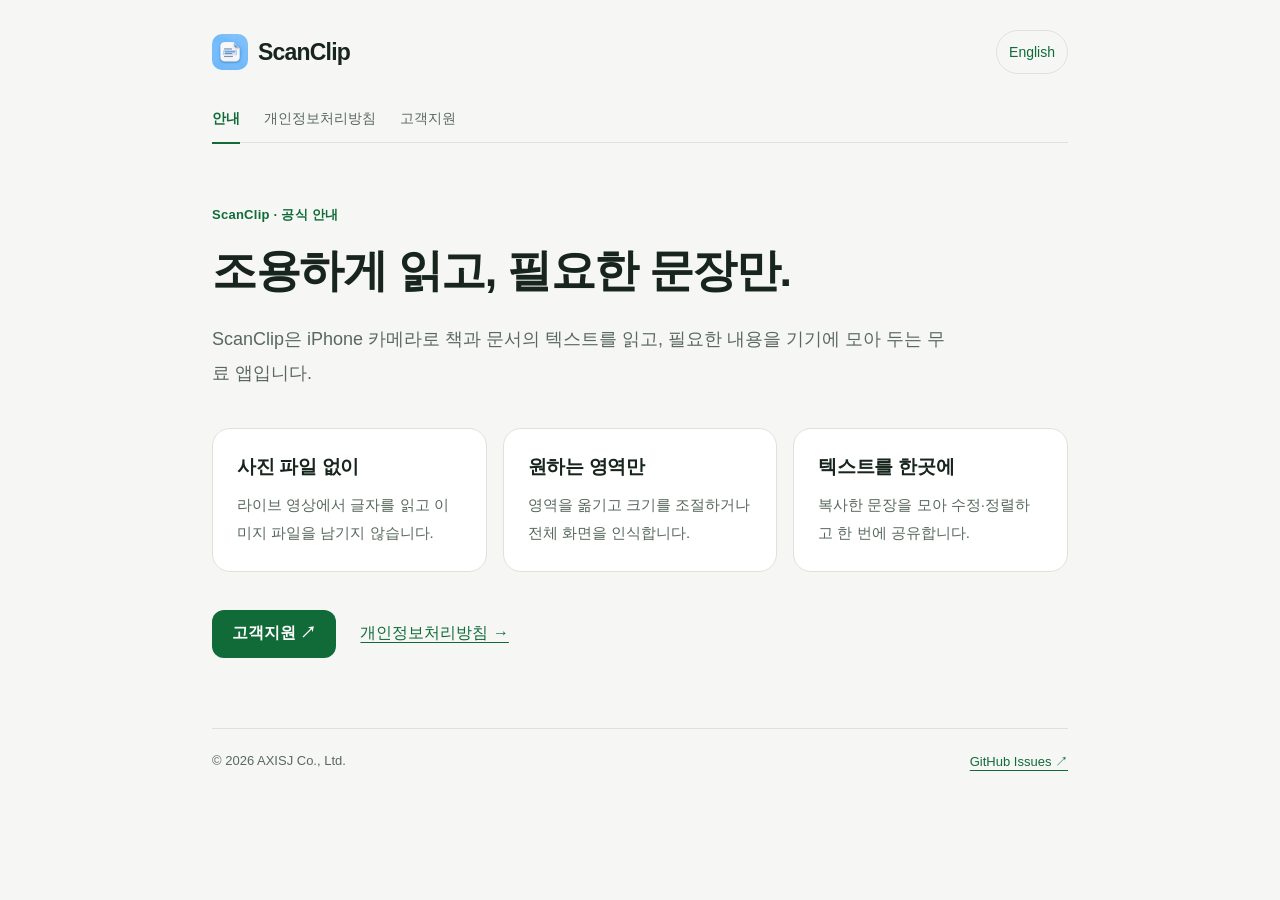
<file: index.html>
<!doctype html>
<html lang="ko">
<head><meta charset="utf-8"><meta name="viewport" content="width=device-width,initial-scale=1"><meta name="color-scheme" content="light dark">
<title>조용하게 읽고, 필요한 문장만. — ScanClip</title><meta name="description" content="ScanClip은 iPhone 카메라로 책과 문서의 텍스트를 읽고, 필요한 내용을 기기에 모아 두는 무료 앱입니다."><link rel="icon" href="assets/icon.png"><link rel="stylesheet" href="assets/style.css"></head>
<body><a class="skip" href="#main">본문으로 건너뛰기</a><header><a class="brand" href="index.html"><img src="assets/icon.png" width="36" height="36" alt="">ScanClip</a><a class="language" href="en/index.html" lang="en">English</a></header>
<nav aria-label="주요 메뉴"><a href="index.html" aria-current="page">안내</a><a href="privacy.html">개인정보처리방침</a><a href="support.html">고객지원</a></nav><main id="main"><p class="eyebrow">ScanClip · 공식 안내</p><h1>조용하게 읽고, 필요한 문장만.</h1><p class="lead">ScanClip은 iPhone 카메라로 책과 문서의 텍스트를 읽고, 필요한 내용을 기기에 모아 두는 무료 앱입니다.</p><div class="cards"><section class="card"><h2>사진 파일 없이</h2><p>라이브 영상에서 글자를 읽고 이미지 파일을 남기지 않습니다.</p></section><section class="card"><h2>원하는 영역만</h2><p>영역을 옮기고 크기를 조절하거나 전체 화면을 인식합니다.</p></section><section class="card"><h2>텍스트를 한곳에</h2><p>복사한 문장을 모아 수정·정렬하고 한 번에 공유합니다.</p></section></div><div class="actions"><a class="button" href="support.html">고객지원 ↗</a><a class="secondary" href="privacy.html">개인정보처리방침 →</a></div></main>
<footer><span>© 2026 AXISJ Co., Ltd.</span><a href="https://github.com/axisj/ScanClip/issues">GitHub Issues ↗</a></footer></body></html>
</file>
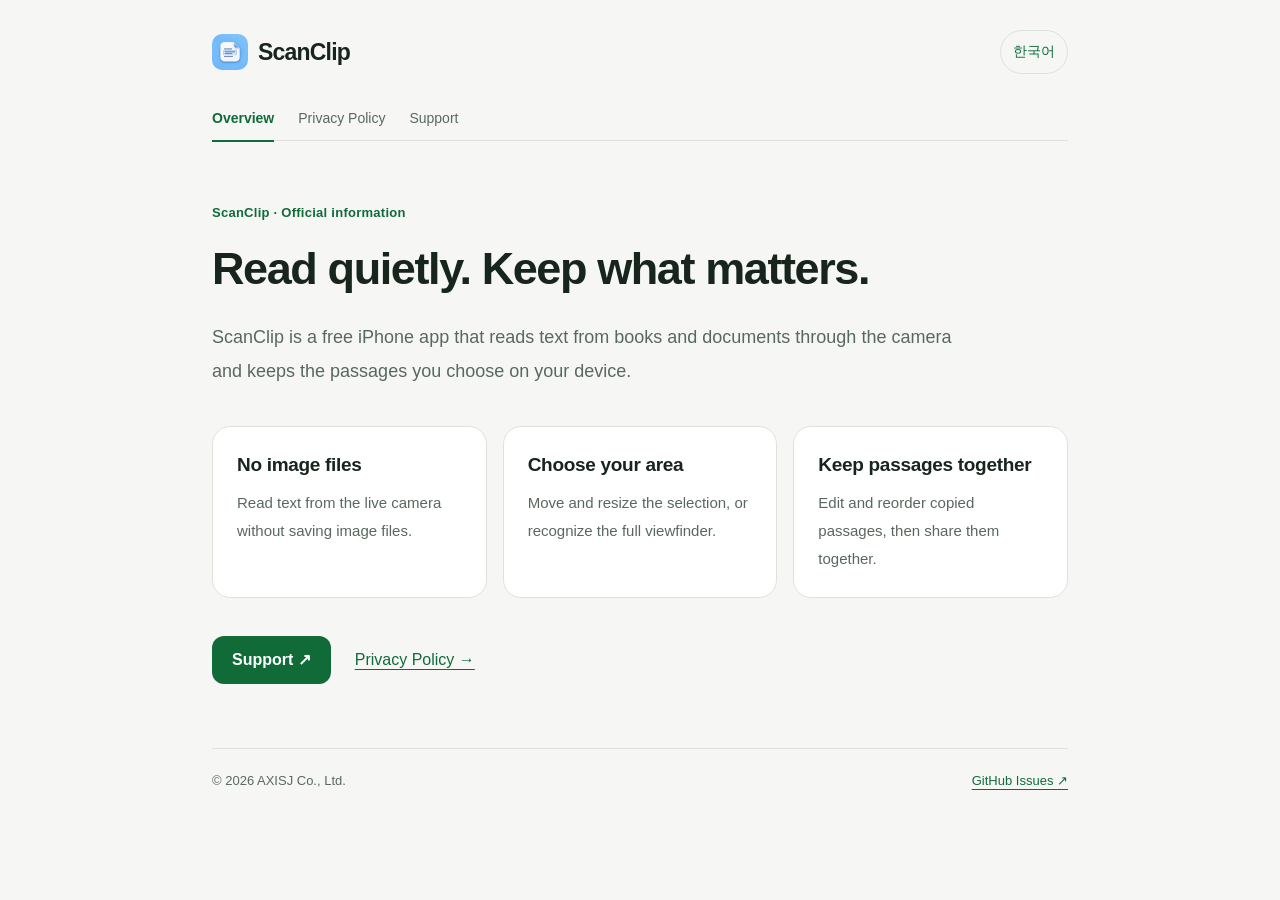
<file: en/index.html>
<!doctype html>
<html lang="en">
<head><meta charset="utf-8"><meta name="viewport" content="width=device-width,initial-scale=1"><meta name="color-scheme" content="light dark">
<title>Read quietly. Keep what matters. — ScanClip</title><meta name="description" content="ScanClip is a free iPhone app that reads text from books and documents through the camera and keeps the passages you choose on your device."><link rel="icon" href="../assets/icon.png"><link rel="stylesheet" href="../assets/style.css"></head>
<body><a class="skip" href="#main">Skip to content</a><header><a class="brand" href="index.html"><img src="../assets/icon.png" width="36" height="36" alt="">ScanClip</a><a class="language" href="../index.html" lang="ko">한국어</a></header>
<nav aria-label="Main navigation"><a href="index.html" aria-current="page">Overview</a><a href="privacy.html">Privacy Policy</a><a href="support.html">Support</a></nav><main id="main"><p class="eyebrow">ScanClip · Official information</p><h1>Read quietly. Keep what matters.</h1><p class="lead">ScanClip is a free iPhone app that reads text from books and documents through the camera and keeps the passages you choose on your device.</p><div class="cards"><section class="card"><h2>No image files</h2><p>Read text from the live camera without saving image files.</p></section><section class="card"><h2>Choose your area</h2><p>Move and resize the selection, or recognize the full viewfinder.</p></section><section class="card"><h2>Keep passages together</h2><p>Edit and reorder copied passages, then share them together.</p></section></div><div class="actions"><a class="button" href="support.html">Support ↗</a><a class="secondary" href="privacy.html">Privacy Policy →</a></div></main>
<footer><span>© 2026 AXISJ Co., Ltd.</span><a href="https://github.com/axisj/ScanClip/issues">GitHub Issues ↗</a></footer></body></html>
</file>
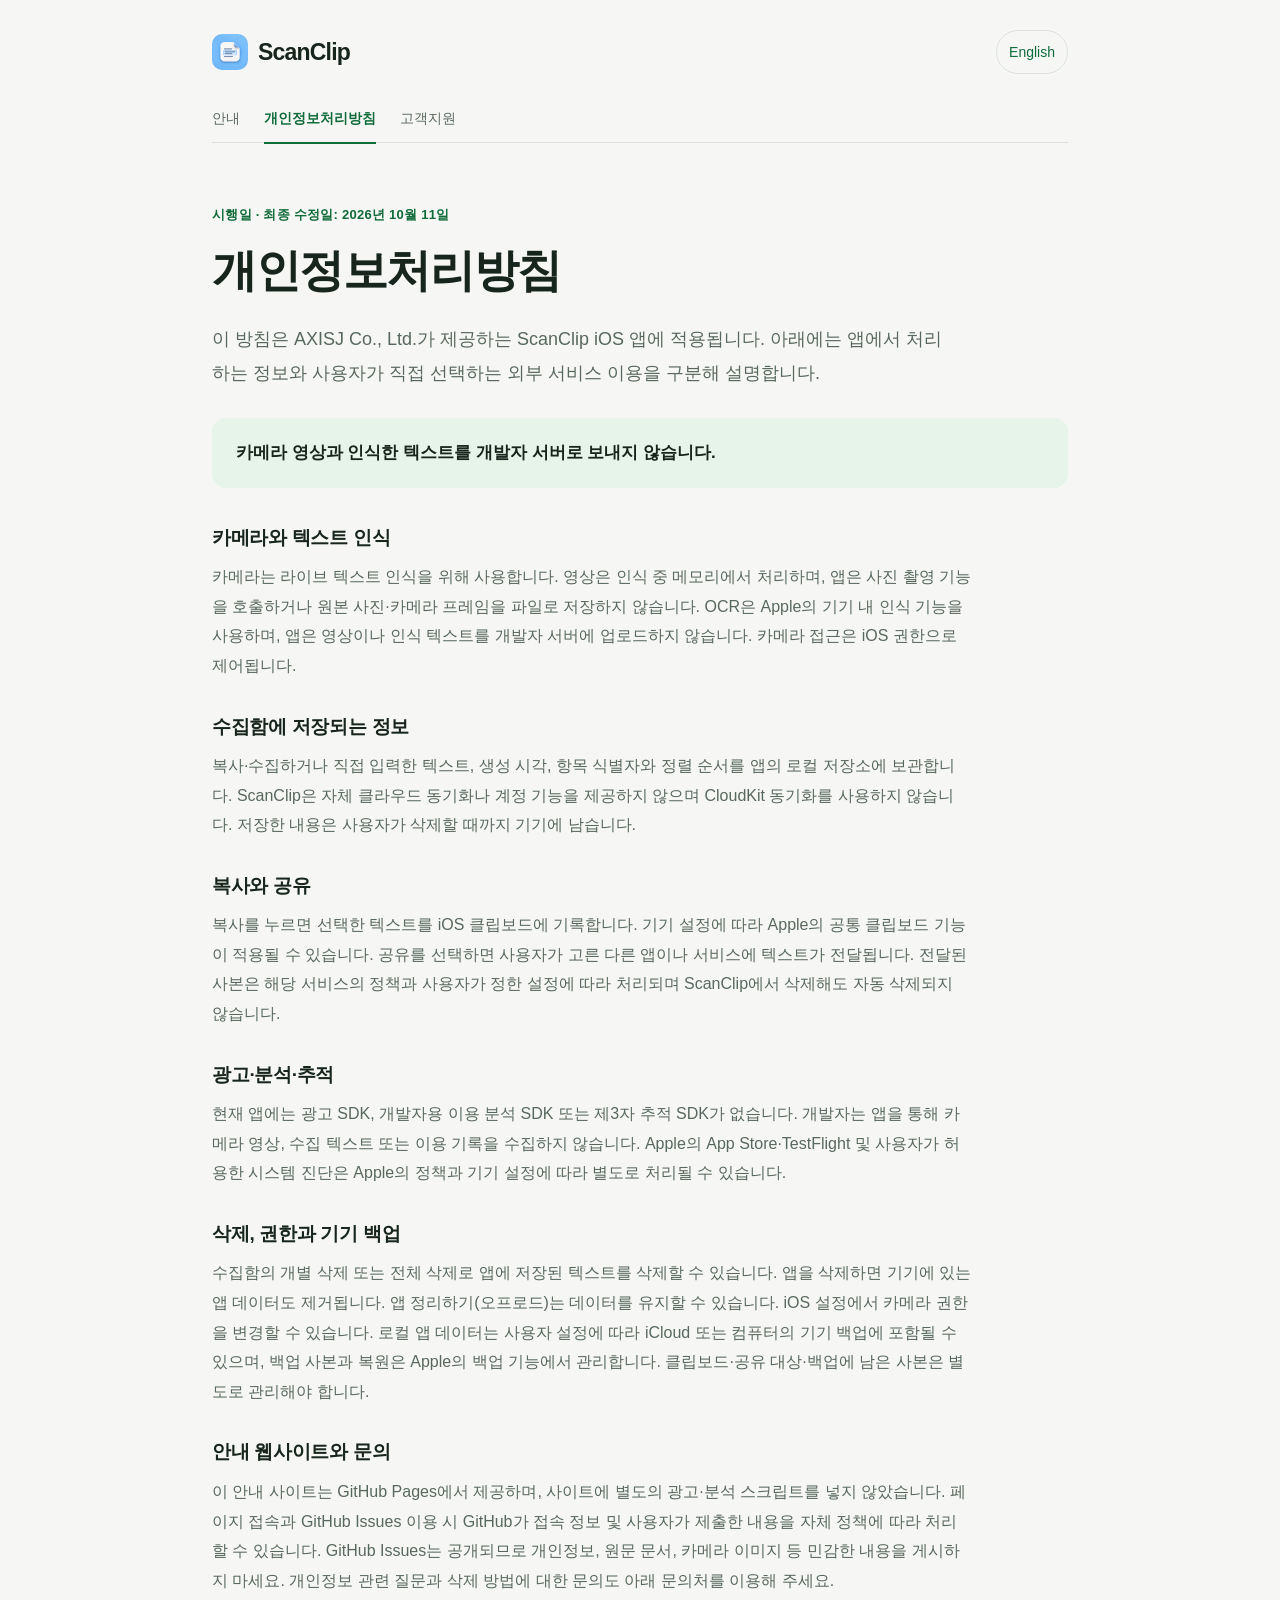
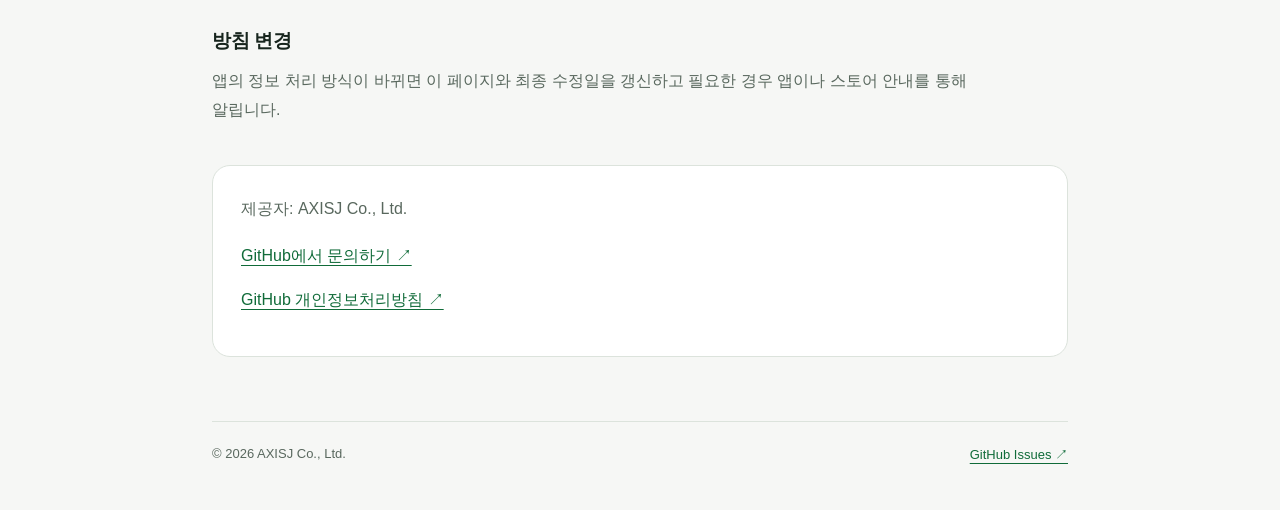
<file: privacy.html>
<!doctype html>
<html lang="ko">
<head><meta charset="utf-8"><meta name="viewport" content="width=device-width,initial-scale=1"><meta name="color-scheme" content="light dark">
<title>개인정보처리방침 — ScanClip</title><meta name="description" content="ScanClip은 iPhone 카메라로 책과 문서의 텍스트를 읽고, 필요한 내용을 기기에 모아 두는 무료 앱입니다."><link rel="icon" href="assets/icon.png"><link rel="stylesheet" href="assets/style.css"></head>
<body><a class="skip" href="#main">본문으로 건너뛰기</a><header><a class="brand" href="index.html"><img src="assets/icon.png" width="36" height="36" alt="">ScanClip</a><a class="language" href="en/privacy.html" lang="en">English</a></header>
<nav aria-label="주요 메뉴"><a href="index.html">안내</a><a href="privacy.html" aria-current="page">개인정보처리방침</a><a href="support.html">고객지원</a></nav><main id="main"><p class="eyebrow">시행일 · 최종 수정일: 2026년 10월 11일</p><h1>개인정보처리방침</h1><p class="lead">이 방침은 AXISJ Co., Ltd.가 제공하는 ScanClip iOS 앱에 적용됩니다. 아래에는 앱에서 처리하는 정보와 사용자가 직접 선택하는 외부 서비스 이용을 구분해 설명합니다.</p><aside class="callout">카메라 영상과 인식한 텍스트를 개발자 서버로 보내지 않습니다.</aside><section class="prose"><h2>카메라와 텍스트 인식</h2><p>카메라는 라이브 텍스트 인식을 위해 사용합니다. 영상은 인식 중 메모리에서 처리하며, 앱은 사진 촬영 기능을 호출하거나 원본 사진·카메라 프레임을 파일로 저장하지 않습니다. OCR은 Apple의 기기 내 인식 기능을 사용하며, 앱은 영상이나 인식 텍스트를 개발자 서버에 업로드하지 않습니다. 카메라 접근은 iOS 권한으로 제어됩니다.</p></section><section class="prose"><h2>수집함에 저장되는 정보</h2><p>복사·수집하거나 직접 입력한 텍스트, 생성 시각, 항목 식별자와 정렬 순서를 앱의 로컬 저장소에 보관합니다. ScanClip은 자체 클라우드 동기화나 계정 기능을 제공하지 않으며 CloudKit 동기화를 사용하지 않습니다. 저장한 내용은 사용자가 삭제할 때까지 기기에 남습니다.</p></section><section class="prose"><h2>복사와 공유</h2><p>복사를 누르면 선택한 텍스트를 iOS 클립보드에 기록합니다. 기기 설정에 따라 Apple의 공통 클립보드 기능이 적용될 수 있습니다. 공유를 선택하면 사용자가 고른 다른 앱이나 서비스에 텍스트가 전달됩니다. 전달된 사본은 해당 서비스의 정책과 사용자가 정한 설정에 따라 처리되며 ScanClip에서 삭제해도 자동 삭제되지 않습니다.</p></section><section class="prose"><h2>광고·분석·추적</h2><p>현재 앱에는 광고 SDK, 개발자용 이용 분석 SDK 또는 제3자 추적 SDK가 없습니다. 개발자는 앱을 통해 카메라 영상, 수집 텍스트 또는 이용 기록을 수집하지 않습니다. Apple의 App Store·TestFlight 및 사용자가 허용한 시스템 진단은 Apple의 정책과 기기 설정에 따라 별도로 처리될 수 있습니다.</p></section><section class="prose"><h2>삭제, 권한과 기기 백업</h2><p>수집함의 개별 삭제 또는 전체 삭제로 앱에 저장된 텍스트를 삭제할 수 있습니다. 앱을 삭제하면 기기에 있는 앱 데이터도 제거됩니다. 앱 정리하기(오프로드)는 데이터를 유지할 수 있습니다. iOS 설정에서 카메라 권한을 변경할 수 있습니다. 로컬 앱 데이터는 사용자 설정에 따라 iCloud 또는 컴퓨터의 기기 백업에 포함될 수 있으며, 백업 사본과 복원은 Apple의 백업 기능에서 관리합니다. 클립보드·공유 대상·백업에 남은 사본은 별도로 관리해야 합니다.</p></section><section class="prose"><h2>안내 웹사이트와 문의</h2><p>이 안내 사이트는 GitHub Pages에서 제공하며, 사이트에 별도의 광고·분석 스크립트를 넣지 않았습니다. 페이지 접속과 GitHub Issues 이용 시 GitHub가 접속 정보 및 사용자가 제출한 내용을 자체 정책에 따라 처리할 수 있습니다. GitHub Issues는 공개되므로 개인정보, 원문 문서, 카메라 이미지 등 민감한 내용을 게시하지 마세요. 개인정보 관련 질문과 삭제 방법에 대한 문의도 아래 문의처를 이용해 주세요.</p></section><section class="prose"><h2>방침 변경</h2><p>앱의 정보 처리 방식이 바뀌면 이 페이지와 최종 수정일을 갱신하고 필요한 경우 앱이나 스토어 안내를 통해 알립니다.</p></section><div class="contact"><p>제공자: AXISJ Co., Ltd.</p><a href="https://github.com/axisj/ScanClip/issues">GitHub에서 문의하기 ↗</a><br><a href="https://docs.github.com/en/site-policy/privacy-policies/github-general-privacy-statement">GitHub 개인정보처리방침 ↗</a></div></main>
<footer><span>© 2026 AXISJ Co., Ltd.</span><a href="https://github.com/axisj/ScanClip/issues">GitHub Issues ↗</a></footer></body></html>
</file>
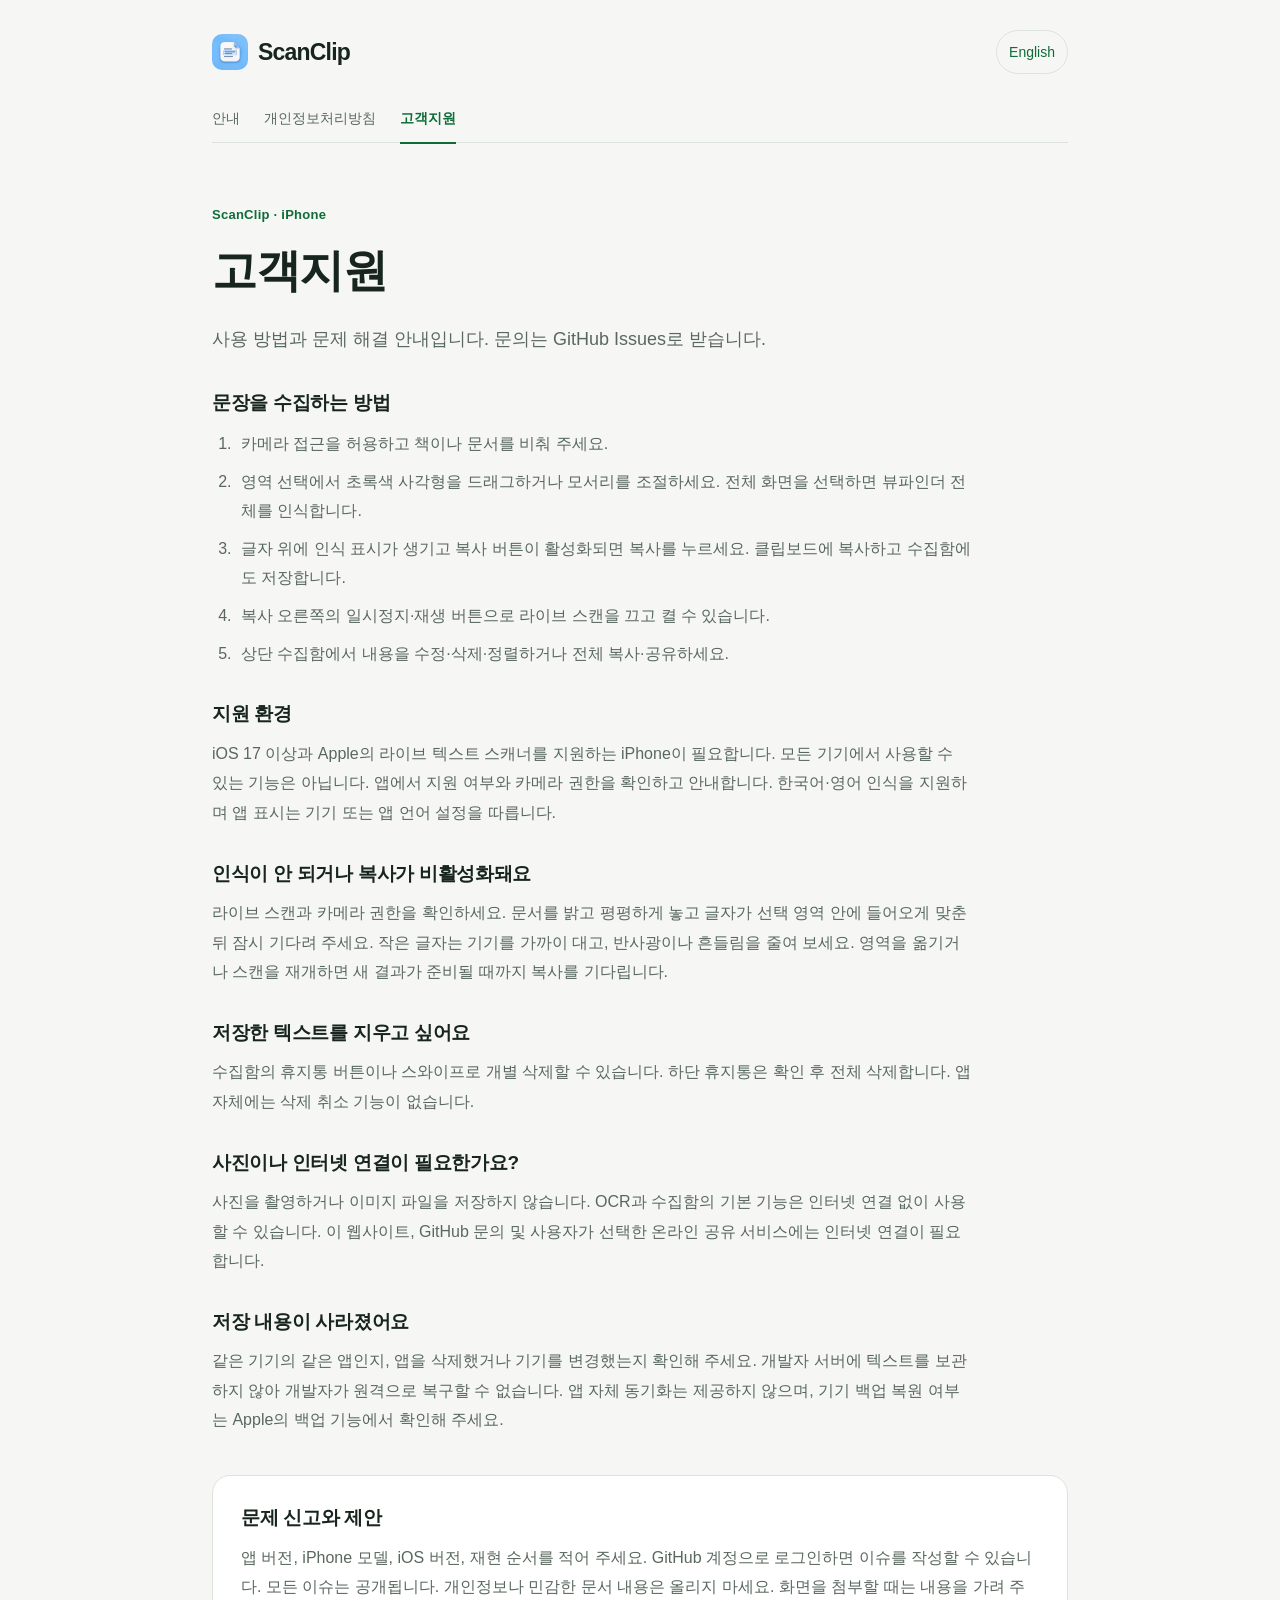
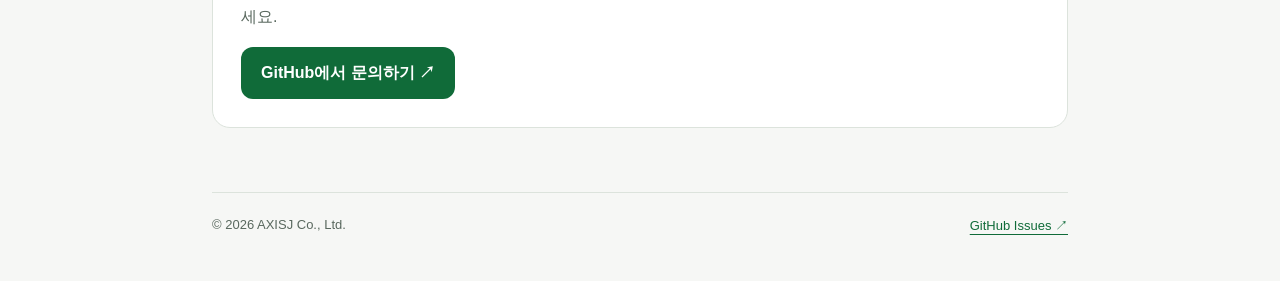
<file: support.html>
<!doctype html>
<html lang="ko">
<head><meta charset="utf-8"><meta name="viewport" content="width=device-width,initial-scale=1"><meta name="color-scheme" content="light dark">
<title>고객지원 — ScanClip</title><meta name="description" content="ScanClip은 iPhone 카메라로 책과 문서의 텍스트를 읽고, 필요한 내용을 기기에 모아 두는 무료 앱입니다."><link rel="icon" href="assets/icon.png"><link rel="stylesheet" href="assets/style.css"></head>
<body><a class="skip" href="#main">본문으로 건너뛰기</a><header><a class="brand" href="index.html"><img src="assets/icon.png" width="36" height="36" alt="">ScanClip</a><a class="language" href="en/support.html" lang="en">English</a></header>
<nav aria-label="주요 메뉴"><a href="index.html">안내</a><a href="privacy.html">개인정보처리방침</a><a href="support.html" aria-current="page">고객지원</a></nav><main id="main"><p class="eyebrow">ScanClip · iPhone</p><h1>고객지원</h1><p class="lead">사용 방법과 문제 해결 안내입니다. 문의는 GitHub Issues로 받습니다.</p><section class="prose"><h2>문장을 수집하는 방법</h2><ol><li>카메라 접근을 허용하고 책이나 문서를 비춰 주세요.</li><li>영역 선택에서 초록색 사각형을 드래그하거나 모서리를 조절하세요. 전체 화면을 선택하면 뷰파인더 전체를 인식합니다.</li><li>글자 위에 인식 표시가 생기고 복사 버튼이 활성화되면 복사를 누르세요. 클립보드에 복사하고 수집함에도 저장합니다.</li><li>복사 오른쪽의 일시정지·재생 버튼으로 라이브 스캔을 끄고 켤 수 있습니다.</li><li>상단 수집함에서 내용을 수정·삭제·정렬하거나 전체 복사·공유하세요.</li></ol></section><section class="prose"><h2>지원 환경</h2><p>iOS 17 이상과 Apple의 라이브 텍스트 스캐너를 지원하는 iPhone이 필요합니다. 모든 기기에서 사용할 수 있는 기능은 아닙니다. 앱에서 지원 여부와 카메라 권한을 확인하고 안내합니다. 한국어·영어 인식을 지원하며 앱 표시는 기기 또는 앱 언어 설정을 따릅니다.</p></section><section class="prose"><h2>인식이 안 되거나 복사가 비활성화돼요</h2><p>라이브 스캔과 카메라 권한을 확인하세요. 문서를 밝고 평평하게 놓고 글자가 선택 영역 안에 들어오게 맞춘 뒤 잠시 기다려 주세요. 작은 글자는 기기를 가까이 대고, 반사광이나 흔들림을 줄여 보세요. 영역을 옮기거나 스캔을 재개하면 새 결과가 준비될 때까지 복사를 기다립니다.</p></section><section class="prose"><h2>저장한 텍스트를 지우고 싶어요</h2><p>수집함의 휴지통 버튼이나 스와이프로 개별 삭제할 수 있습니다. 하단 휴지통은 확인 후 전체 삭제합니다. 앱 자체에는 삭제 취소 기능이 없습니다.</p></section><section class="prose"><h2>사진이나 인터넷 연결이 필요한가요?</h2><p>사진을 촬영하거나 이미지 파일을 저장하지 않습니다. OCR과 수집함의 기본 기능은 인터넷 연결 없이 사용할 수 있습니다. 이 웹사이트, GitHub 문의 및 사용자가 선택한 온라인 공유 서비스에는 인터넷 연결이 필요합니다.</p></section><section class="prose"><h2>저장 내용이 사라졌어요</h2><p>같은 기기의 같은 앱인지, 앱을 삭제했거나 기기를 변경했는지 확인해 주세요. 개발자 서버에 텍스트를 보관하지 않아 개발자가 원격으로 복구할 수 없습니다. 앱 자체 동기화는 제공하지 않으며, 기기 백업 복원 여부는 Apple의 백업 기능에서 확인해 주세요.</p></section><section class="contact"><h2>문제 신고와 제안</h2><p>앱 버전, iPhone 모델, iOS 버전, 재현 순서를 적어 주세요. GitHub 계정으로 로그인하면 이슈를 작성할 수 있습니다. 모든 이슈는 공개됩니다. 개인정보나 민감한 문서 내용은 올리지 마세요. 화면을 첨부할 때는 내용을 가려 주세요.</p><a class="button" href="https://github.com/axisj/ScanClip/issues">GitHub에서 문의하기 ↗</a></section></main>
<footer><span>© 2026 AXISJ Co., Ltd.</span><a href="https://github.com/axisj/ScanClip/issues">GitHub Issues ↗</a></footer></body></html>
</file>
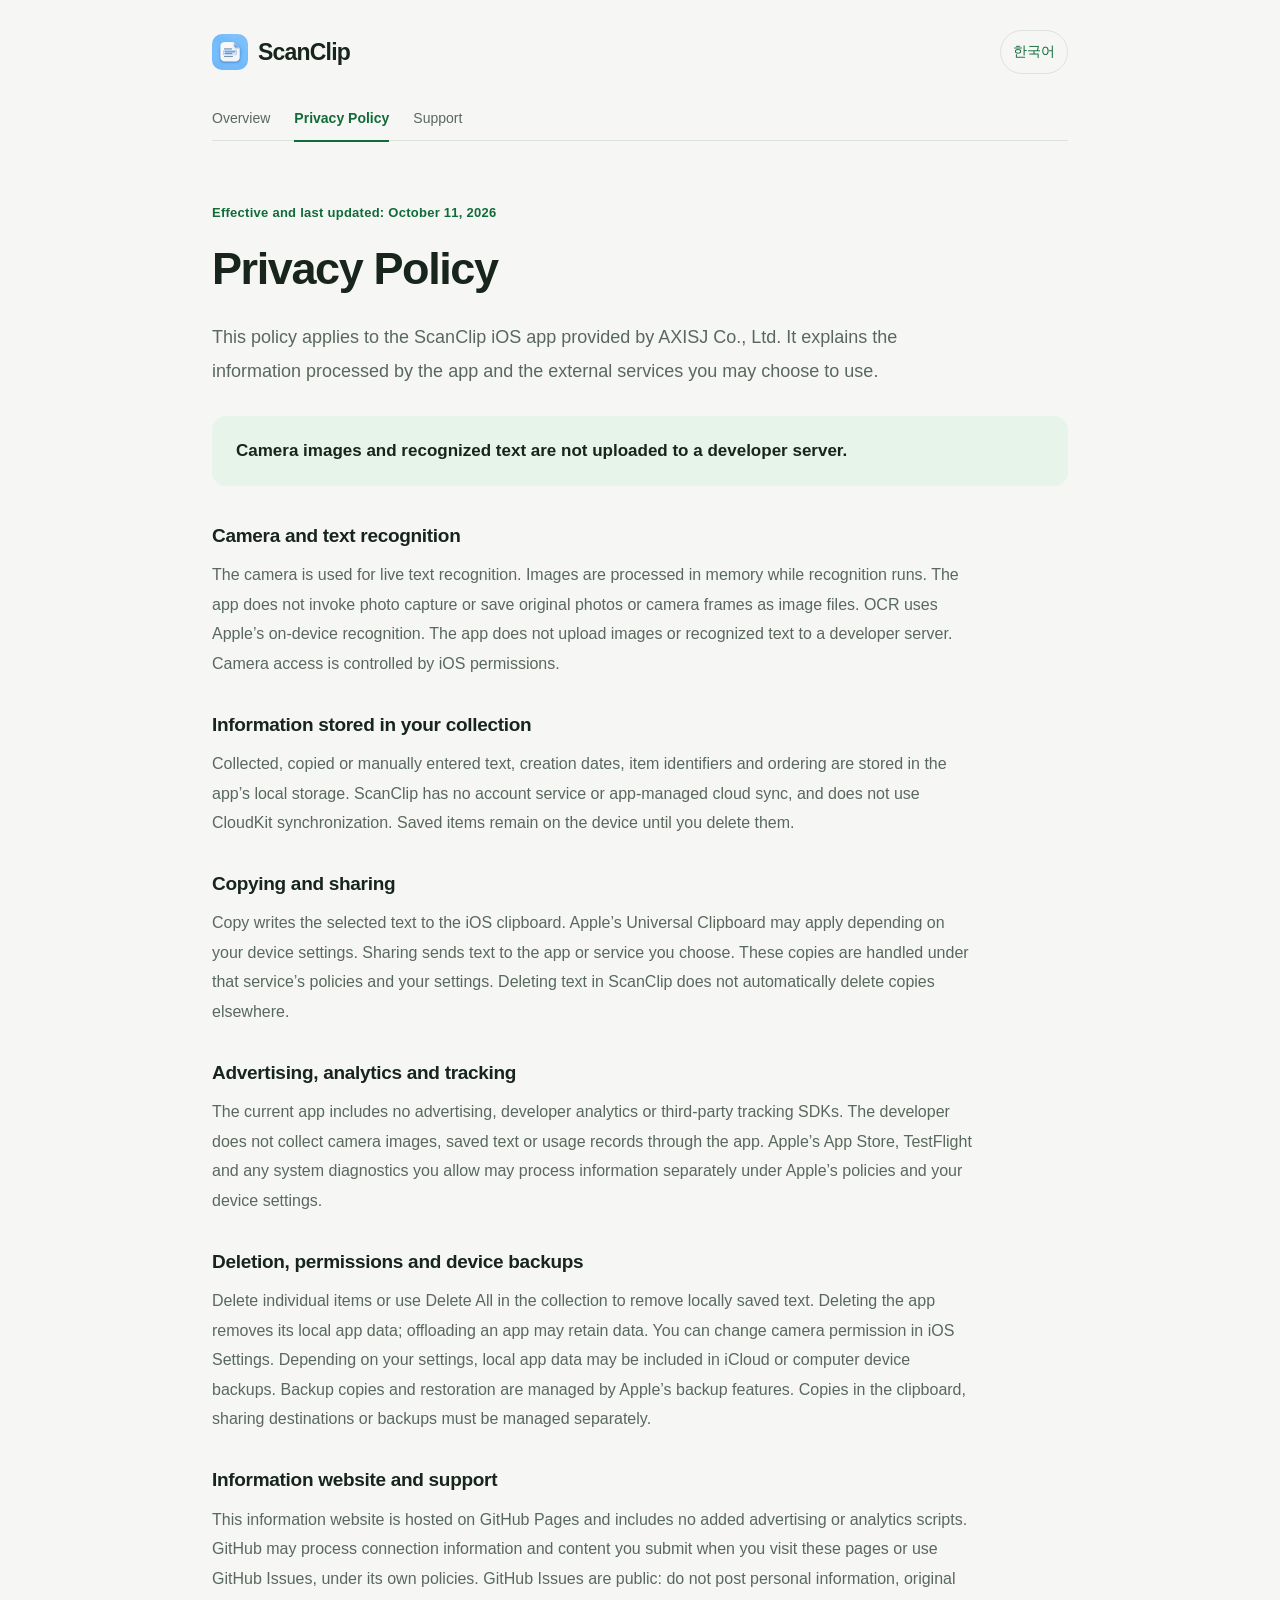
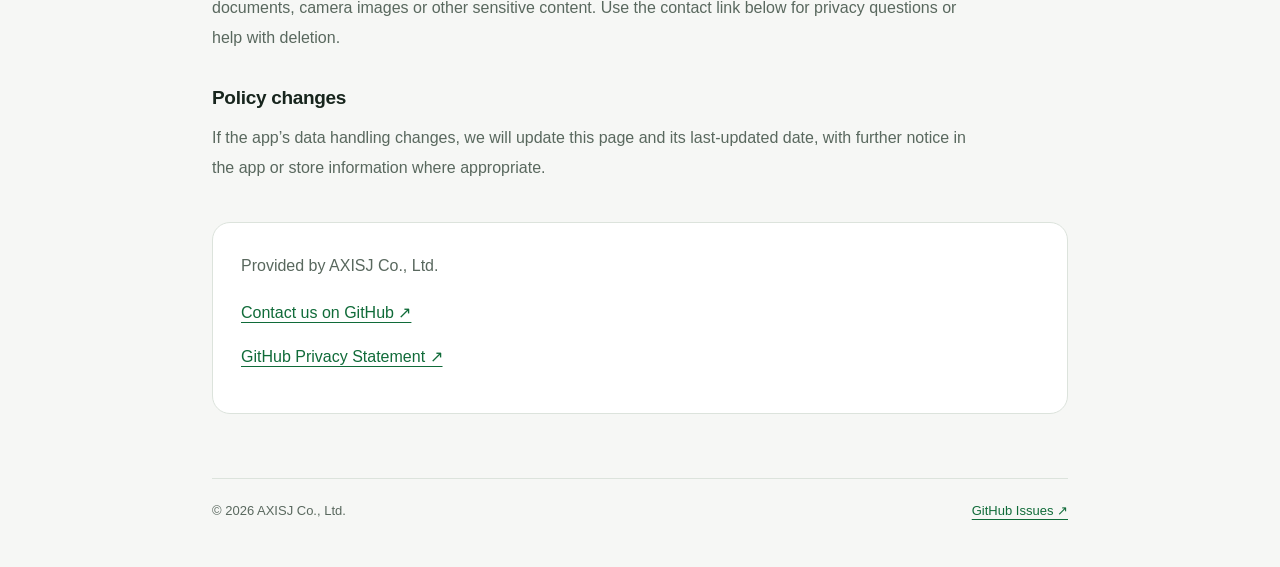
<file: en/privacy.html>
<!doctype html>
<html lang="en">
<head><meta charset="utf-8"><meta name="viewport" content="width=device-width,initial-scale=1"><meta name="color-scheme" content="light dark">
<title>Privacy Policy — ScanClip</title><meta name="description" content="ScanClip is a free iPhone app that reads text from books and documents through the camera and keeps the passages you choose on your device."><link rel="icon" href="../assets/icon.png"><link rel="stylesheet" href="../assets/style.css"></head>
<body><a class="skip" href="#main">Skip to content</a><header><a class="brand" href="index.html"><img src="../assets/icon.png" width="36" height="36" alt="">ScanClip</a><a class="language" href="../privacy.html" lang="ko">한국어</a></header>
<nav aria-label="Main navigation"><a href="index.html">Overview</a><a href="privacy.html" aria-current="page">Privacy Policy</a><a href="support.html">Support</a></nav><main id="main"><p class="eyebrow">Effective and last updated: October 11, 2026</p><h1>Privacy Policy</h1><p class="lead">This policy applies to the ScanClip iOS app provided by AXISJ Co., Ltd. It explains the information processed by the app and the external services you may choose to use.</p><aside class="callout">Camera images and recognized text are not uploaded to a developer server.</aside><section class="prose"><h2>Camera and text recognition</h2><p>The camera is used for live text recognition. Images are processed in memory while recognition runs. The app does not invoke photo capture or save original photos or camera frames as image files. OCR uses Apple’s on-device recognition. The app does not upload images or recognized text to a developer server. Camera access is controlled by iOS permissions.</p></section><section class="prose"><h2>Information stored in your collection</h2><p>Collected, copied or manually entered text, creation dates, item identifiers and ordering are stored in the app’s local storage. ScanClip has no account service or app-managed cloud sync, and does not use CloudKit synchronization. Saved items remain on the device until you delete them.</p></section><section class="prose"><h2>Copying and sharing</h2><p>Copy writes the selected text to the iOS clipboard. Apple’s Universal Clipboard may apply depending on your device settings. Sharing sends text to the app or service you choose. These copies are handled under that service’s policies and your settings. Deleting text in ScanClip does not automatically delete copies elsewhere.</p></section><section class="prose"><h2>Advertising, analytics and tracking</h2><p>The current app includes no advertising, developer analytics or third-party tracking SDKs. The developer does not collect camera images, saved text or usage records through the app. Apple’s App Store, TestFlight and any system diagnostics you allow may process information separately under Apple’s policies and your device settings.</p></section><section class="prose"><h2>Deletion, permissions and device backups</h2><p>Delete individual items or use Delete All in the collection to remove locally saved text. Deleting the app removes its local app data; offloading an app may retain data. You can change camera permission in iOS Settings. Depending on your settings, local app data may be included in iCloud or computer device backups. Backup copies and restoration are managed by Apple’s backup features. Copies in the clipboard, sharing destinations or backups must be managed separately.</p></section><section class="prose"><h2>Information website and support</h2><p>This information website is hosted on GitHub Pages and includes no added advertising or analytics scripts. GitHub may process connection information and content you submit when you visit these pages or use GitHub Issues, under its own policies. GitHub Issues are public: do not post personal information, original documents, camera images or other sensitive content. Use the contact link below for privacy questions or help with deletion.</p></section><section class="prose"><h2>Policy changes</h2><p>If the app’s data handling changes, we will update this page and its last-updated date, with further notice in the app or store information where appropriate.</p></section><div class="contact"><p>Provided by AXISJ Co., Ltd.</p><a href="https://github.com/axisj/ScanClip/issues">Contact us on GitHub ↗</a><br><a href="https://docs.github.com/en/site-policy/privacy-policies/github-general-privacy-statement">GitHub Privacy Statement ↗</a></div></main>
<footer><span>© 2026 AXISJ Co., Ltd.</span><a href="https://github.com/axisj/ScanClip/issues">GitHub Issues ↗</a></footer></body></html>
</file>
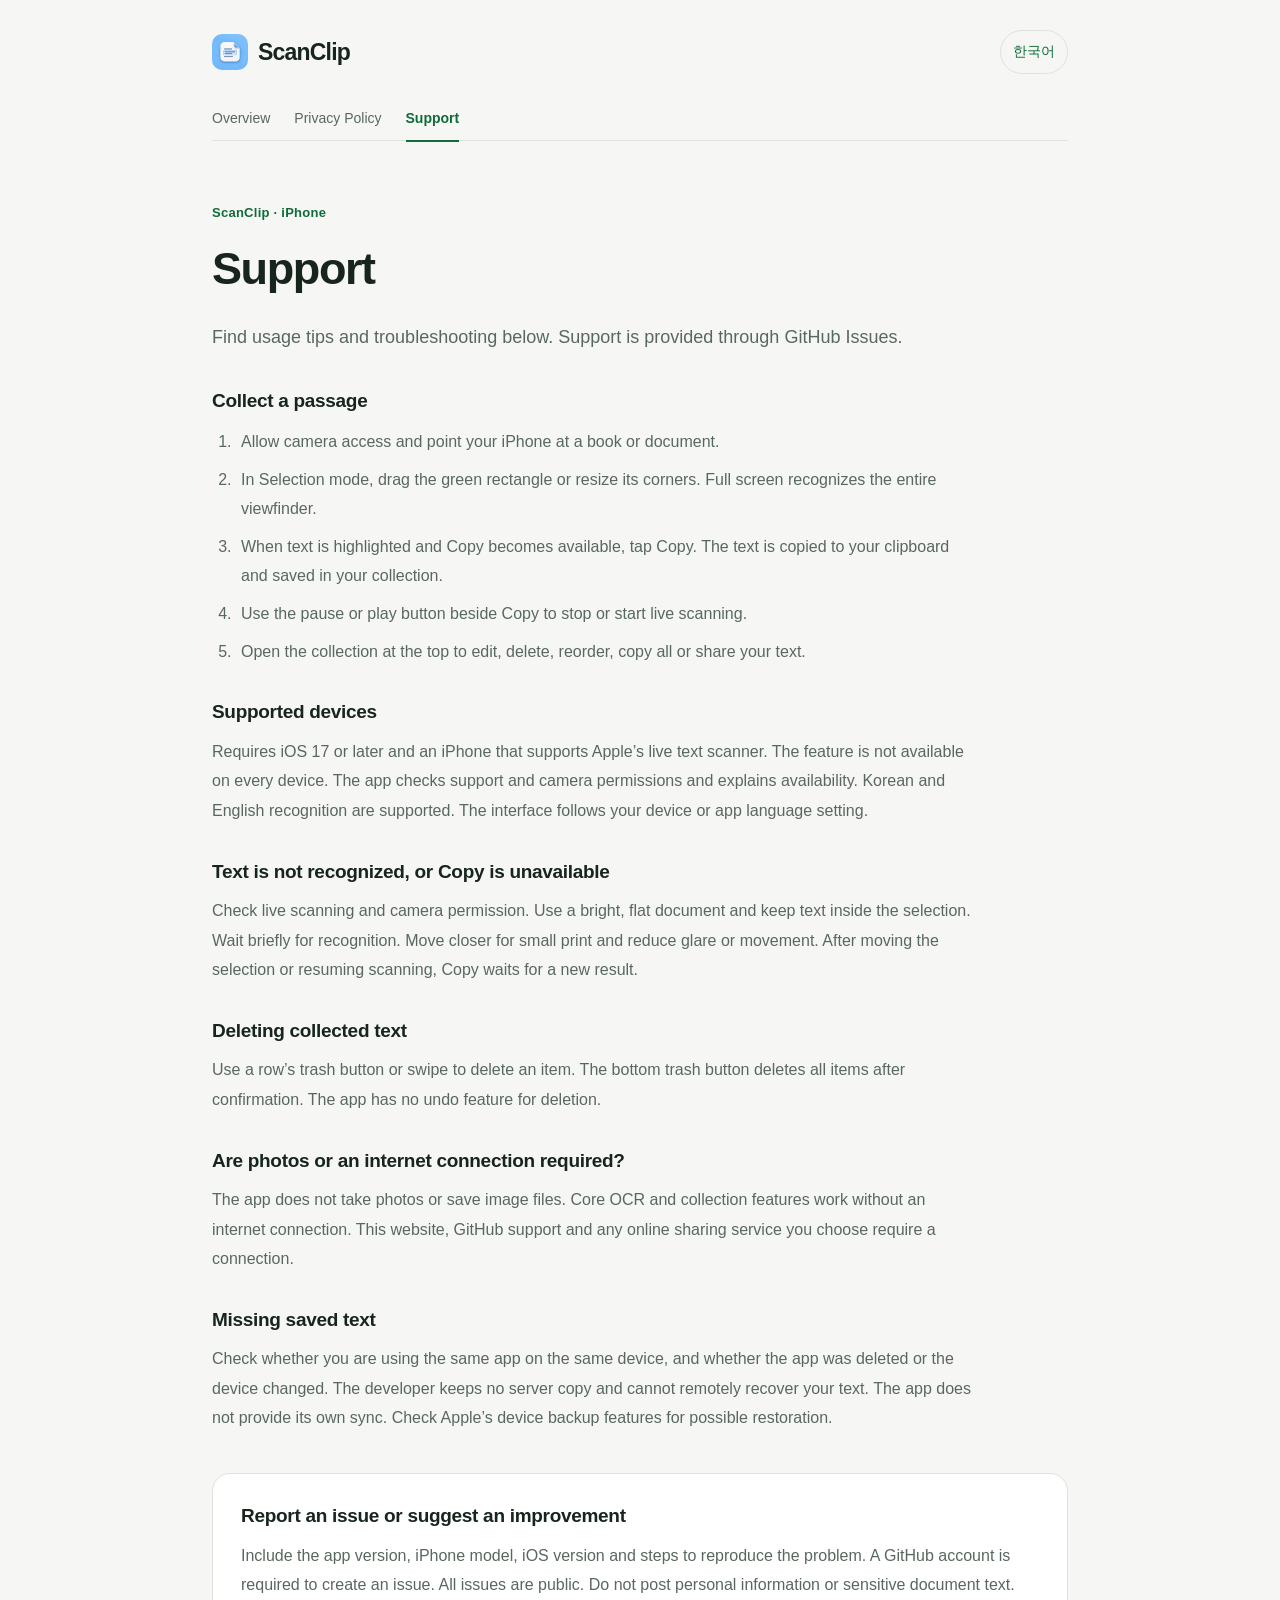
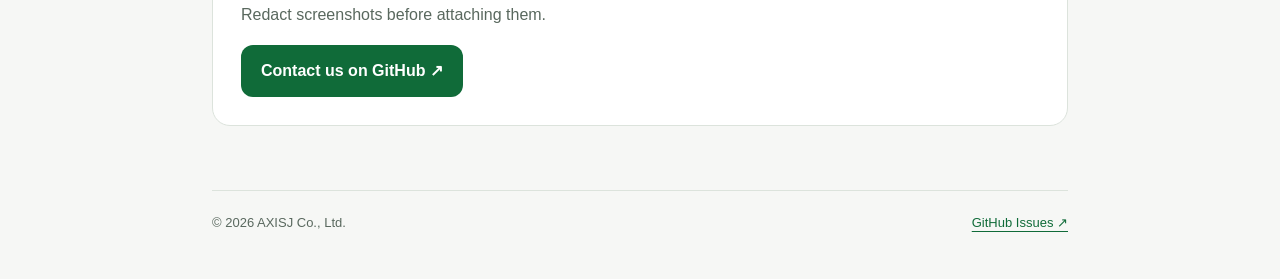
<file: en/support.html>
<!doctype html>
<html lang="en">
<head><meta charset="utf-8"><meta name="viewport" content="width=device-width,initial-scale=1"><meta name="color-scheme" content="light dark">
<title>Support — ScanClip</title><meta name="description" content="ScanClip is a free iPhone app that reads text from books and documents through the camera and keeps the passages you choose on your device."><link rel="icon" href="../assets/icon.png"><link rel="stylesheet" href="../assets/style.css"></head>
<body><a class="skip" href="#main">Skip to content</a><header><a class="brand" href="index.html"><img src="../assets/icon.png" width="36" height="36" alt="">ScanClip</a><a class="language" href="../support.html" lang="ko">한국어</a></header>
<nav aria-label="Main navigation"><a href="index.html">Overview</a><a href="privacy.html">Privacy Policy</a><a href="support.html" aria-current="page">Support</a></nav><main id="main"><p class="eyebrow">ScanClip · iPhone</p><h1>Support</h1><p class="lead">Find usage tips and troubleshooting below. Support is provided through GitHub Issues.</p><section class="prose"><h2>Collect a passage</h2><ol><li>Allow camera access and point your iPhone at a book or document.</li><li>In Selection mode, drag the green rectangle or resize its corners. Full screen recognizes the entire viewfinder.</li><li>When text is highlighted and Copy becomes available, tap Copy. The text is copied to your clipboard and saved in your collection.</li><li>Use the pause or play button beside Copy to stop or start live scanning.</li><li>Open the collection at the top to edit, delete, reorder, copy all or share your text.</li></ol></section><section class="prose"><h2>Supported devices</h2><p>Requires iOS 17 or later and an iPhone that supports Apple’s live text scanner. The feature is not available on every device. The app checks support and camera permissions and explains availability. Korean and English recognition are supported. The interface follows your device or app language setting.</p></section><section class="prose"><h2>Text is not recognized, or Copy is unavailable</h2><p>Check live scanning and camera permission. Use a bright, flat document and keep text inside the selection. Wait briefly for recognition. Move closer for small print and reduce glare or movement. After moving the selection or resuming scanning, Copy waits for a new result.</p></section><section class="prose"><h2>Deleting collected text</h2><p>Use a row’s trash button or swipe to delete an item. The bottom trash button deletes all items after confirmation. The app has no undo feature for deletion.</p></section><section class="prose"><h2>Are photos or an internet connection required?</h2><p>The app does not take photos or save image files. Core OCR and collection features work without an internet connection. This website, GitHub support and any online sharing service you choose require a connection.</p></section><section class="prose"><h2>Missing saved text</h2><p>Check whether you are using the same app on the same device, and whether the app was deleted or the device changed. The developer keeps no server copy and cannot remotely recover your text. The app does not provide its own sync. Check Apple’s device backup features for possible restoration.</p></section><section class="contact"><h2>Report an issue or suggest an improvement</h2><p>Include the app version, iPhone model, iOS version and steps to reproduce the problem. A GitHub account is required to create an issue. All issues are public. Do not post personal information or sensitive document text. Redact screenshots before attaching them.</p><a class="button" href="https://github.com/axisj/ScanClip/issues">Contact us on GitHub ↗</a></section></main>
<footer><span>© 2026 AXISJ Co., Ltd.</span><a href="https://github.com/axisj/ScanClip/issues">GitHub Issues ↗</a></footer></body></html>
</file>
<file: assets/style.css>
:root{color-scheme:light dark;--bg:#f6f7f5;--paper:#fff;--text:#17251d;--muted:#59685e;--line:#dce3dc;--green:#106b39;--soft:#e6f4e9;font-family:-apple-system,BlinkMacSystemFont,"Segoe UI",sans-serif;background:var(--bg);color:var(--text)}*{box-sizing:border-box}body{max-width:920px;margin:0 auto;padding:0 32px}a{color:var(--green);text-underline-offset:4px}a:hover{text-decoration-thickness:2px}a:focus-visible{outline:3px solid var(--green);outline-offset:5px;border-radius:4px}.skip{position:absolute;left:16px;top:-100px;background:var(--paper);padding:12px;z-index:2}.skip:focus{top:12px}header{display:flex;align-items:center;justify-content:space-between;gap:20px;padding:30px 0 22px}.brand{display:flex;align-items:center;gap:10px;font-size:23px;font-weight:750;letter-spacing:-.8px;color:var(--text);text-decoration:none}.brand img{border-radius:10px}.language{display:inline-flex;align-items:center;min-height:44px;padding:0 12px;border:1px solid var(--line);border-radius:24px;font-size:14px;text-decoration:none}nav{display:flex;gap:24px;border-bottom:1px solid var(--line);flex-wrap:wrap}nav a{padding:14px 0;color:var(--muted);font-size:14px;text-decoration:none}nav a[aria-current]{color:var(--green);box-shadow:0 2px 0 var(--green);font-weight:650}main{padding:60px 0 64px;min-height:65vh}.eyebrow{color:var(--green);font-size:13px;font-weight:650;letter-spacing:.02em;margin:0 0 16px}h1{font-size:clamp(30px,5.2vw,45px);letter-spacing:-1.4px;line-height:1.25;margin:0 0 24px;word-break:keep-all;text-wrap:balance}h2{font-size:19px;line-height:1.5;letter-spacing:-.3px;margin:0 0 10px}p,li{font-size:16px;line-height:1.85;overflow-wrap:anywhere}p{margin:0}.lead{font-size:18px;line-height:1.85;color:var(--muted);max-width:740px}.cards{display:grid;grid-template-columns:repeat(3,1fr);gap:16px;margin:38px 0}.card{padding:24px;background:var(--paper);border:1px solid var(--line);border-radius:18px}.card p{font-size:15px;color:var(--muted)}.actions{display:flex;align-items:center;gap:24px;flex-wrap:wrap}.button{display:inline-flex;align-items:center;justify-content:center;min-height:48px;background:var(--green);color:#fff;padding:10px 20px;border-radius:12px;text-decoration:none;font-weight:600}.secondary{display:inline-flex;align-items:center;min-height:44px}.callout{margin:28px 0 36px;padding:20px 24px;background:var(--soft);border-radius:14px;font-size:17px;line-height:1.75;font-weight:600}.prose{margin-top:32px;max-width:760px}.prose p,.prose li{color:var(--muted)}ol{padding-left:24px;margin:12px 0}li{padding-left:5px;margin:8px 0}.contact{margin-top:40px;padding:28px;background:var(--paper);border:1px solid var(--line);border-radius:18px;line-height:2}.contact p{color:var(--muted);margin-bottom:16px}.contact a:not(.button){display:inline-block;min-height:44px}footer{display:flex;justify-content:space-between;gap:16px;flex-wrap:wrap;padding:24px 0 32px;border-top:1px solid var(--line);font-size:13px;color:var(--muted)}footer a{min-height:32px}@media(max-width:620px){body{padding:0 22px}header{padding-top:22px}nav{gap:22px}main{padding-top:38px}.cards{grid-template-columns:1fr;gap:12px;margin:28px 0}.card{padding:20px}h1{letter-spacing:-.9px}.lead{font-size:17px}.contact{padding:22px}.callout{padding:18px 20px}}@media(prefers-color-scheme:dark){:root{--bg:#111913;--paper:#1a251d;--text:#eef4ef;--muted:#b8c6bc;--line:#344639;--green:#8ae6a8;--soft:#203e2b}.button{color:#102118}}
</file>
